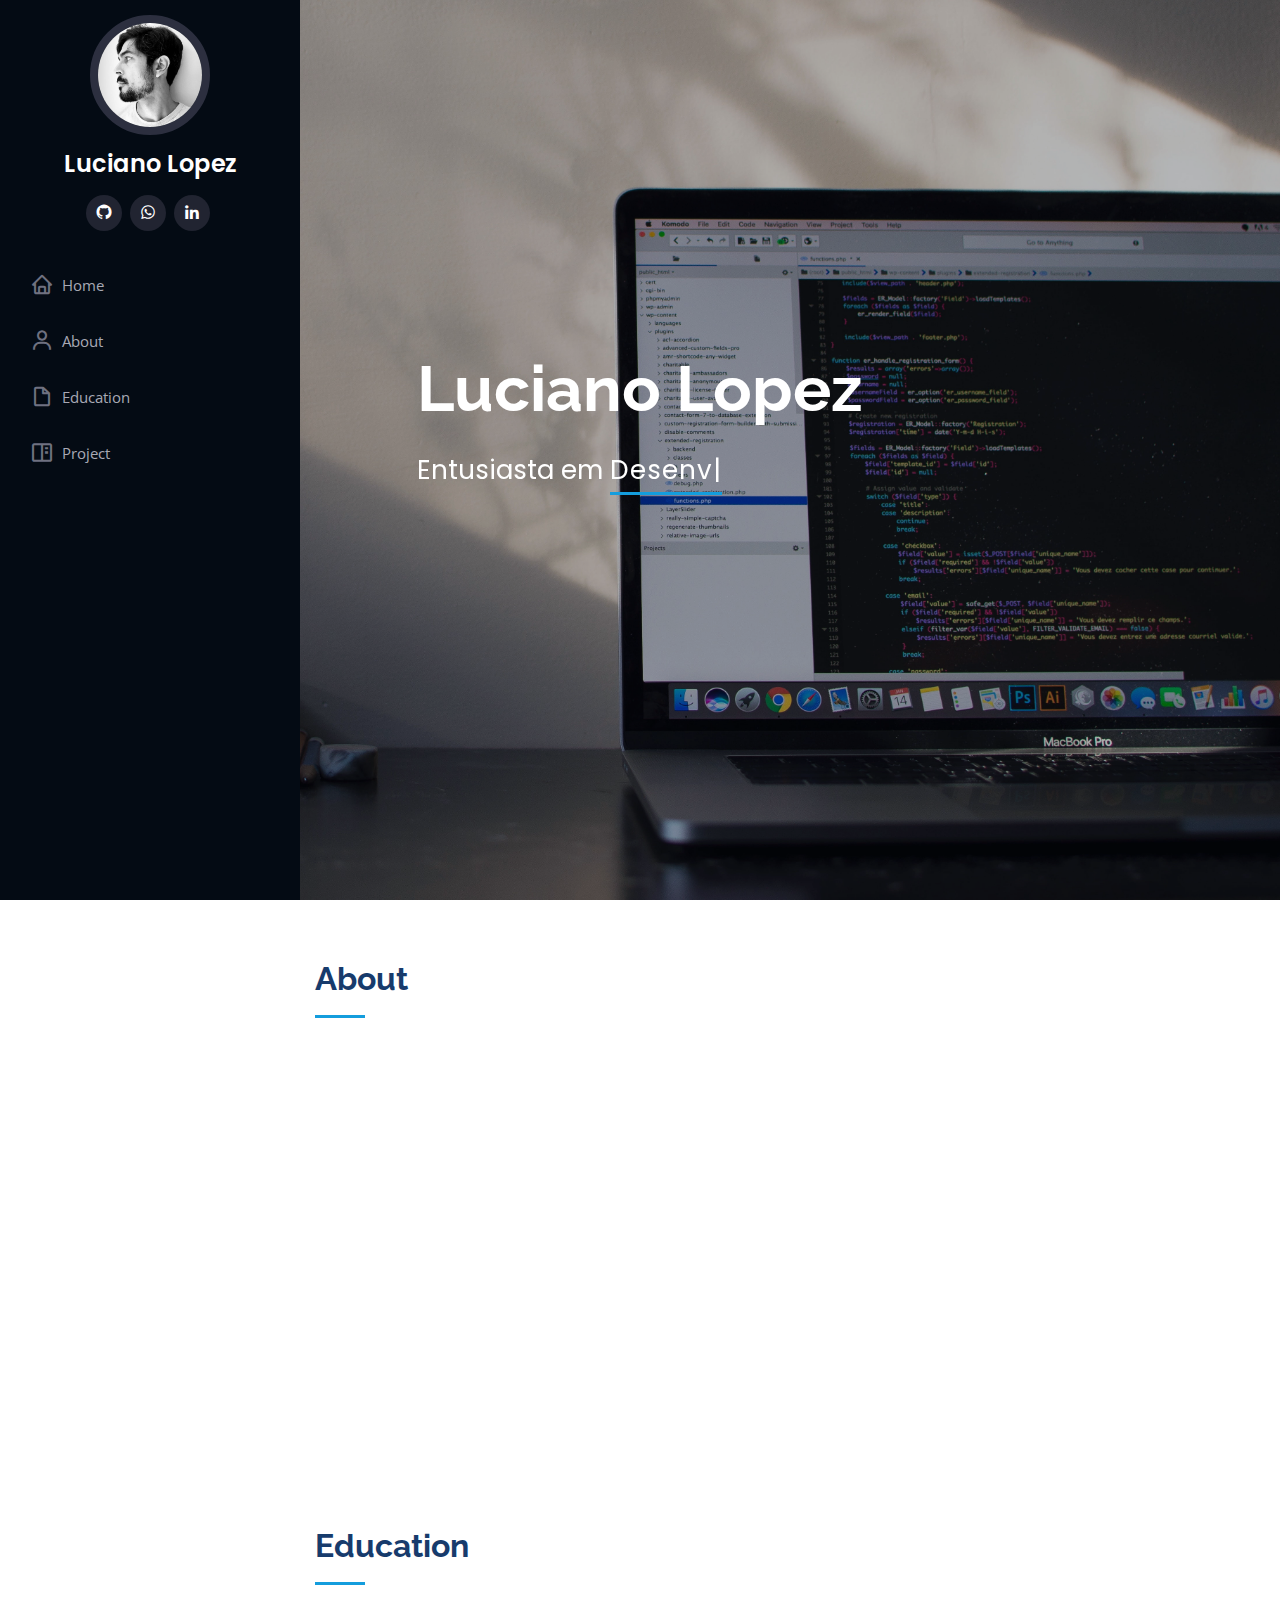
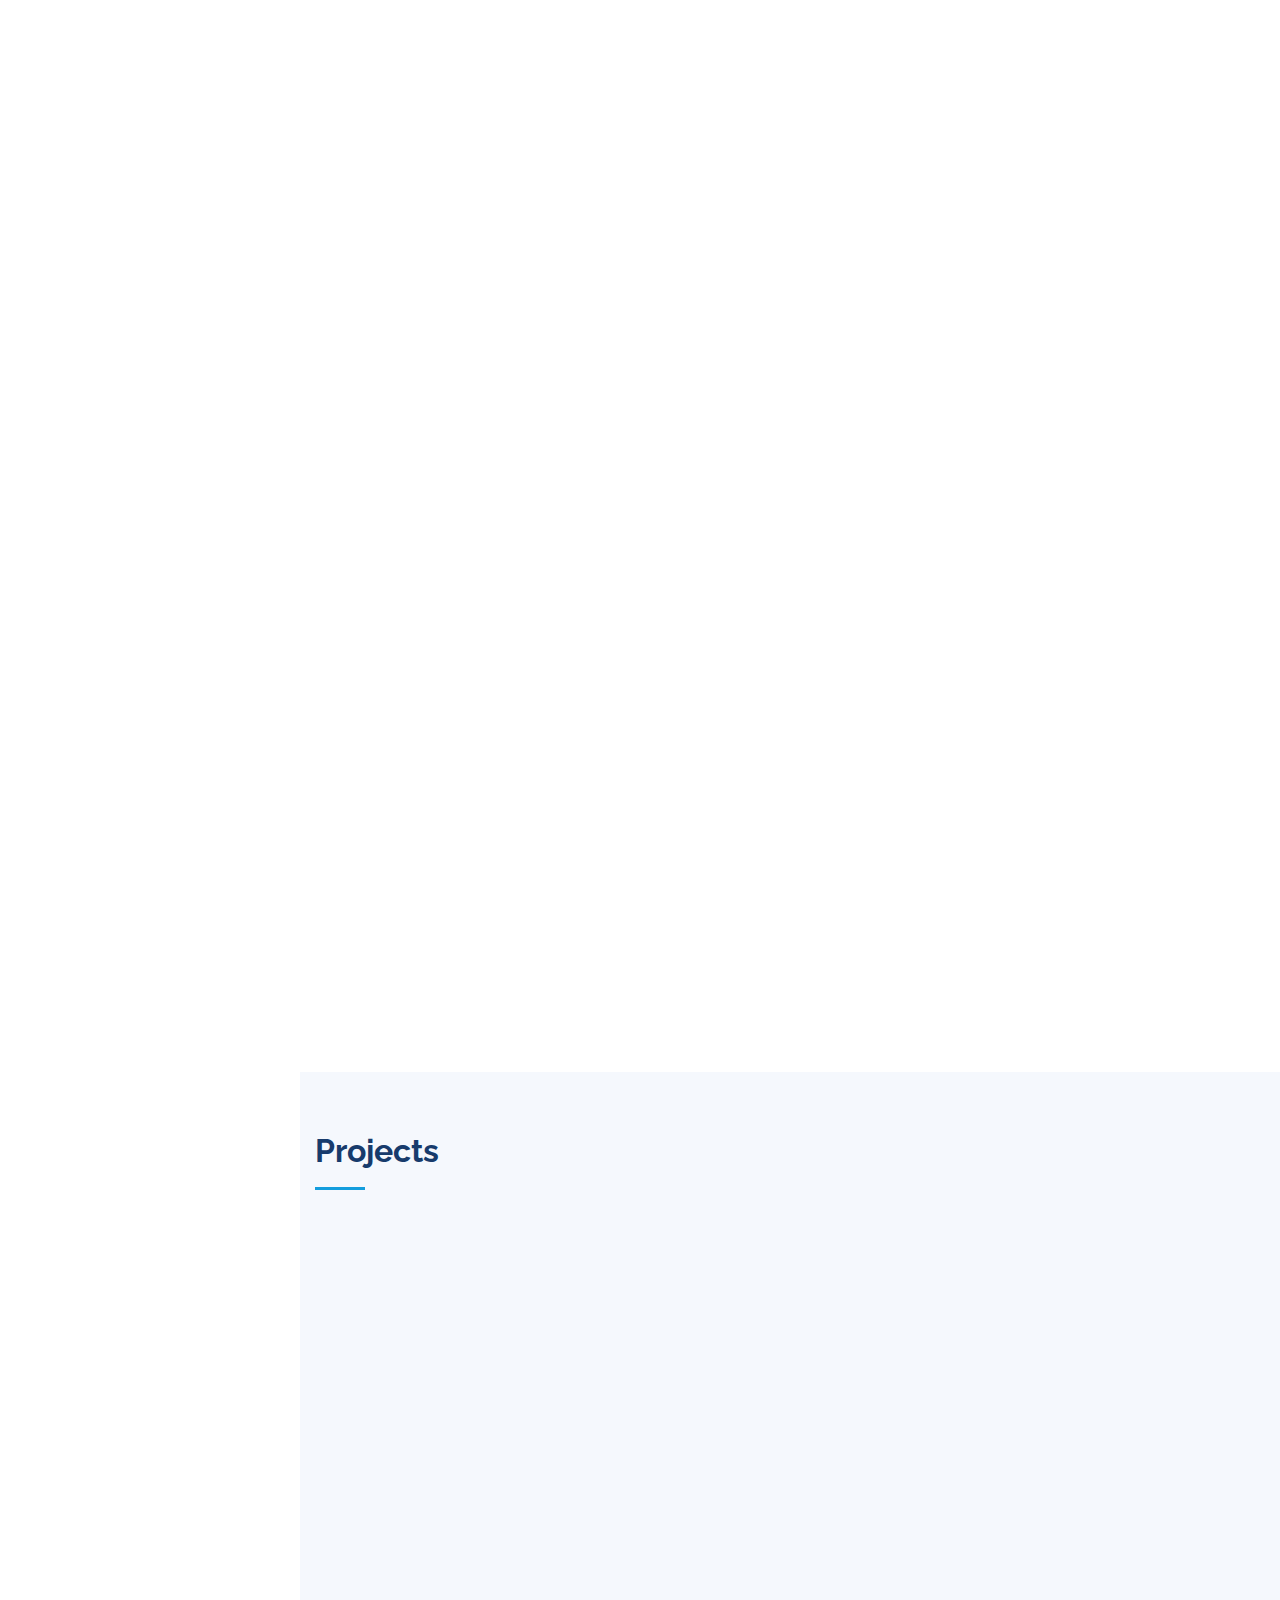
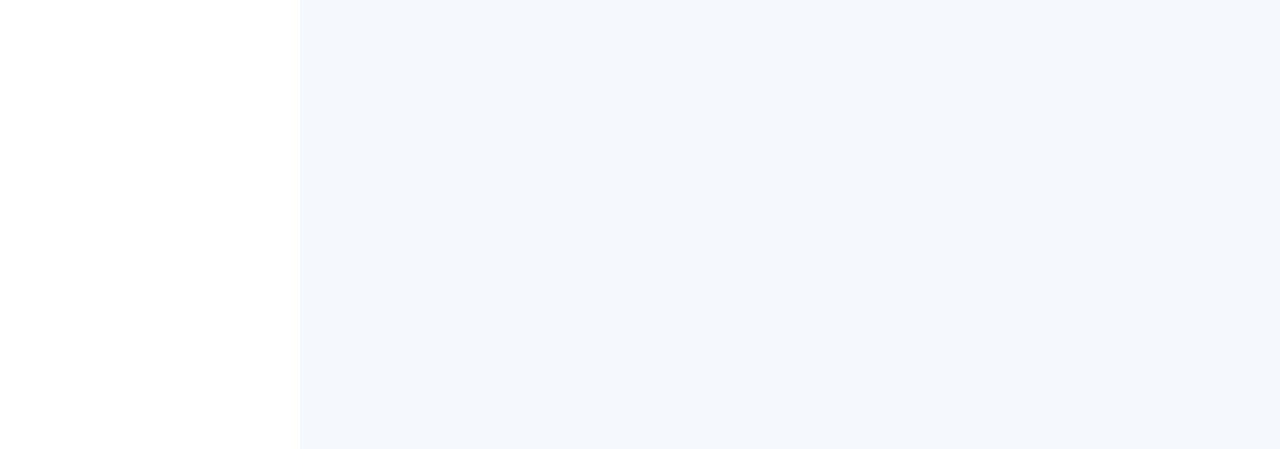
<file: index.html>
<!DOCTYPE html>
<html lang="en">

<head>
  <meta charset="utf-8">
  <meta content="width=device-width, initial-scale=1.0" name="viewport">

  <title>To infinity and beyond</title>
  <meta content="" name="description">
  <meta content="" name="keywords">

  <!-- Favicons -->
  <link href="assets/img/favicon.png" rel="icon">
  <link href="assets/img/apple-touch-icon.png" rel="apple-touch-icon">

  <!-- Google Fonts -->
  <link href="https://fonts.googleapis.com/css?family=Open+Sans:300,300i,400,400i,600,600i,700,700i|Raleway:300,300i,400,400i,500,500i,600,600i,700,700i|Poppins:300,300i,400,400i,500,500i,600,600i,700,700i" rel="stylesheet">

  <!-- Vendor CSS Files -->
  <link href="assets/vendor/bootstrap/css/bootstrap.min.css" rel="stylesheet">
  <link href="assets/vendor/icofont/icofont.min.css" rel="stylesheet">
  <link href="assets/vendor/boxicons/css/boxicons.min.css" rel="stylesheet">
  <link href="assets/vendor/venobox/venobox.css" rel="stylesheet">
  <link href="assets/vendor/owl.carousel/assets/owl.carousel.min.css" rel="stylesheet">
  <link href="assets/vendor/aos/aos.css" rel="stylesheet">

  <!-- Template Main CSS File -->
  <link href="assets/css/style.css" rel="stylesheet">

</head>
<body>

  <!-- ======= Mobile nav toggle button ======= -->
  <button type="button" class="mobile-nav-toggle d-xl-none"><i class="icofont-navigation-menu"></i></button>

  <!-- ======= Header ======= -->
  <header id="header">
    <div class="d-flex flex-column">

      <div class="profile">
        <img src="assets/img/profile-img.jpg" alt="" class="img-fluid rounded-circle">
        <h1 class="text-light"><a href="index.html">Luciano Lopez</a></h1>
        <div class="social-links mt-3 text-center">
          <a href="https://github.com/lucianolopez85" class="github"><i class="bx bxl-github"></i></a>          
          <a href="https://api.whatsapp.com/send?phone=5548984599951&text=Ol%C3%A1%2C%20Tudo%20bem%3F" class="whatsapp"><i class="bx bxl-whatsapp"></i></a>
          <a href="https://www.linkedin.com/in/luciano-lopez-230873177/" class="linkedin"><i class="bx bxl-linkedin"></i></a>
        </div>
      </div>

      <!-- .nav-menu -->      
      <nav class="nav-menu">
        <ul>
          <li><a href="#hero"><i class="bx bx-home"></i> <span>Home</span></a></li>
          <li><a href="#about"><i class="bx bx-user"></i> <span>About</span></a></li>
          <li><a href="#resume"><i class="bx bx-file-blank"></i> <span>Education</span></a></li>
          <li><a href="#portfolio"><i class="bx bx-book-content"></i> Project</a></li>
        </ul>
      </nav>
      <button type="button" class="mobile-nav-toggle d-xl-none"><i class="icofont-navigation-menu"></i></button>
    </div>
  </header>
  <!-- End Header -->

  <!-- ======= Hero Section ======= -->
  <section id="hero" class="d-flex flex-column justify-content-center align-items-center">
    <div class="hero-container" data-aos="fade-in">
      <h1>Luciano Lopez</h1>
      <br>
      <p>Entusiasta em <span class="typed" data-typed-items="Desenvolvimento Android"></span></p>      
      <p> </p>
    </div>
  </section>
  <!-- End Hero -->

  <main id="main">

    <!-- ======= About Section ======= -->
    <section id="about" class="about">
      <div class="container">
        <div class="section-title">
          <h2>About</h2>          
        </div>
        <div class="row">
          <div class="col-lg-4" data-aos="fade-right">
            <img src="assets/img/profile-img2.jpg" class="img-fluid" alt="">
          </div>
          <div class="col-lg-8 pt-4 pt-lg-0 content" data-aos="fade-left">
            <h3>Estudante e entusiasta de programação</h3>
            <p class="font-italic">
              Em busca de uma oportunidade para ingressar na área
            </p>
            <div class="row">
              <div class="col-lg-12">
                <ul>
                  <li><i class="icofont-rounded-right"></i> <strong>Endereço:</strong> Ingleses - Florianópolis</li>
                  <li><i class="icofont-rounded-right"></i> <strong>Cel:</strong> (48) 98459 9951</li>
                  <li><i class="icofont-rounded-right"></i> <strong>E-mail:</strong> lopezz.lucio85@gmail.com </li>
                </ul>
              </div>
            </div>
            <p>Profissional que atua no desenvolvimento de software utilizando linguagens Kotlin e Java. Sempre buscando novos conhecimentos e desafios, procura trabalhar em equipe, cooperando com todos e ajudando da melhor maneira possível, é proativo e se adapta bem em diferentes rotinas. </p>
          </div>
        </div>
      </div>
    </section>
    <!-- End About Section -->

    <!-- ======= Resume Section ======= -->
    <section id="resume" class="resume">
      <div class="container">
        <div class="section-title">
          <h2>Education</h2>        
        </div>
        <div class="row">
          <div class="col-lg-6" data-aos="fade-up">
            <h3 class="resume-title">Course</h3>
            <div class="resume-item">      
              <h4>Udemy</h4> 
              <p><em>Concluído</em></p>  
              <ul>
                <li>Desenvolvimento Android com Kotlin</li> 
                <li>Gestão Ágil com Scrum</li>                   
                <li>Python do básico ao avançado</li>
                <li>Web Design Completo HTML2, CSS3 e JS</li>
                <li>Programação Web com Python e Django</li>
                <li>Desenvolvimento web com Django</li>
                <li>Desenvolvimento web com Django, React e deploy AWS</li>
                <li>PostgreSQL do básico ao avançado</li>
                <li>Bootstrap 4</li>
                <li>Java programação orientada a objeto</li>
                <li>Git e Github</li>
                <li>C e C++ do básico ao avançado</li>
              </ul>            
            </div>
          </div>
          <div class="col-lg-6" data-aos="fade-up" data-aos-delay="100">
            <h3 class="resume-title">College</h3>
            <div class="resume-item pb-0">
              <h4>Faculdade Estácio de Sá</h4>
              <p><em>Cursando</em></p>
              <ul>
                <li>Inicio 2019.03 </li>
                <li>Conclusão 2022.11</li>
              </ul>
            </div>          
          </div>
          <div class="col-lg-6" data-aos="fade-up" data-aos-delay="100">
            <h3 class="resume-title">Course</h3>
            <div class="resume-item">
              <h4>Alura</h4>
              <p><em>Concluído</em></p>
              <ul>
                <li>Android parte 1 - 10h </li>
                <li>Layouts Android parte 1 - 15h</li>
                <li>Layouts Android parte 2 - 17h</li>
                <li>Recycler View parte 1 - 8h</li>
                <li>Kotlin parte 1 - 20h</li>
                <li>Kotlin parte 2 - 16h</li>
                <li>Firebase com Android - 8h</li>
                
              </ul>
            </div>          
          </div>
          <div class="col-lg-6" data-aos="fade-up" data-aos-delay="100">
            <h3 class="resume-title">Course</h3>
            <div class="resume-item pb-0">
              <h4>Digital Innovation One</h4>
              <p><em>Concluído</em></p>
              <ul>
                <li>Projetos ágeis com SCRUM - 2h </li>
                <li>Recursos nativos do Android - 10h</li>
                <li>Desenvolvimento integrado de aplicações Android - 6h</li>
                <li>Desenvolvimento integrado de dados com SQLite no Android - 7h</li>
                <li>Primeiro aplicativo Android - 6h</li>
                <li>Conceitos de Coleções, Arrays e Listas - 5h</li>
                <li>Fundamentos de Orientação a Objetos com Kotlin - 6h</li>
                
              </ul>
            </div>          
          </div>
        </div>
      </div>
    </section>
    <!-- End Resume Section -->

    <!-- ======= Portfolio Section ======= -->
    <section id="portfolio" class="portfolio section-bg">
      <div class="container">
        <div class="section-title">
          <h2>Projects</h2>    
        </div>
        <div class="row" data-aos="fade-up">
          <div class="col-lg-12 d-flex justify-content-center">
            <ul id="portfolio-flters">
              <li data-filter="*" class="filter-active">All</li>
              <li data-filter=".filter-app">App</li>
              <li data-filter=".filter-web">Web</li>
            </ul>
          </div>
        </div>
        <div class="row portfolio-container" data-aos="fade-up" data-aos-delay="100">
          <div class="col-lg-4 col-md-6 portfolio-item filter-web">
            <div class="portfolio-wrap">
              <img src="assets/img/portfolio/pag-01.png" class="img-fluid" alt="">
              <div class="portfolio-links">
                <a href="assets/img/portfolio/pag-01.png" data-gall="portfolioGallery" class="venobox" title="Web 1"><i class="bx bx-plus"></i></a>
                <a href="portfolio-details.html" title="More Details"><i class="bx bx-link"></i></a>
              </div>
            </div>
          </div>    
          <div class="col-lg-4 col-md-6 portfolio-item filter-app">
            <div class="portfolio-wrap">
              <img src="assets/img/portfolio/mobile3.jpeg" class="img-fluid" alt="">
              <div class="portfolio-links">
                <a href="assets/img/portfolio/mobile3.jpeg" data-gall="portfolioGallery" class="venobox" title="Web 3"><i class="bx bx-plus"></i></a>
                <a href="portfolio-details-mobile.html" title="More Details"><i class="bx bx-link"></i></a>
              </div>
            </div>
          </div>
          <div class="col-lg-4 col-md-6 portfolio-item filter-app">
            <div class="portfolio-wrap">
              <img src="assets/img/pousada.jpeg" class="img-fluid" alt="">
              <div class="portfolio-links">
                <a href="assets/img/pousada.jpeg" data-gall="portfolioGallery" class="venobox" title="Web 3"><i class="bx bx-plus"></i></a>
                <a href="portfolio-details-mobile-pousada.html" title="More Details"><i class="bx bx-link"></i></a>
              </div>
            </div>
          </div>
        </div>
      </div>
  </main>
  <!-- End #main -->

  <a href="#" class="back-to-top"><i class="icofont-simple-up"></i></a>

  <!-- Vendor JS Files -->
  <script src="assets/vendor/jquery/jquery.min.js"></script>
  <script src="assets/vendor/bootstrap/js/bootstrap.bundle.min.js"></script>
  <script src="assets/vendor/jquery.easing/jquery.easing.min.js"></script>
  <script src="assets/vendor/php-email-form/validate.js"></script>
  <script src="assets/vendor/waypoints/jquery.waypoints.min.js"></script>
  <script src="assets/vendor/counterup/counterup.min.js"></script>
  <script src="assets/vendor/isotope-layout/isotope.pkgd.min.js"></script>
  <script src="assets/vendor/venobox/venobox.min.js"></script>
  <script src="assets/vendor/owl.carousel/owl.carousel.min.js"></script>
  <script src="assets/vendor/typed.js/typed.min.js"></script>
  <script src="assets/vendor/aos/aos.js"></script>

  <!-- Template Main JS File -->
  <script src="assets/js/main.js"></script>
</body>
</html>
</file>
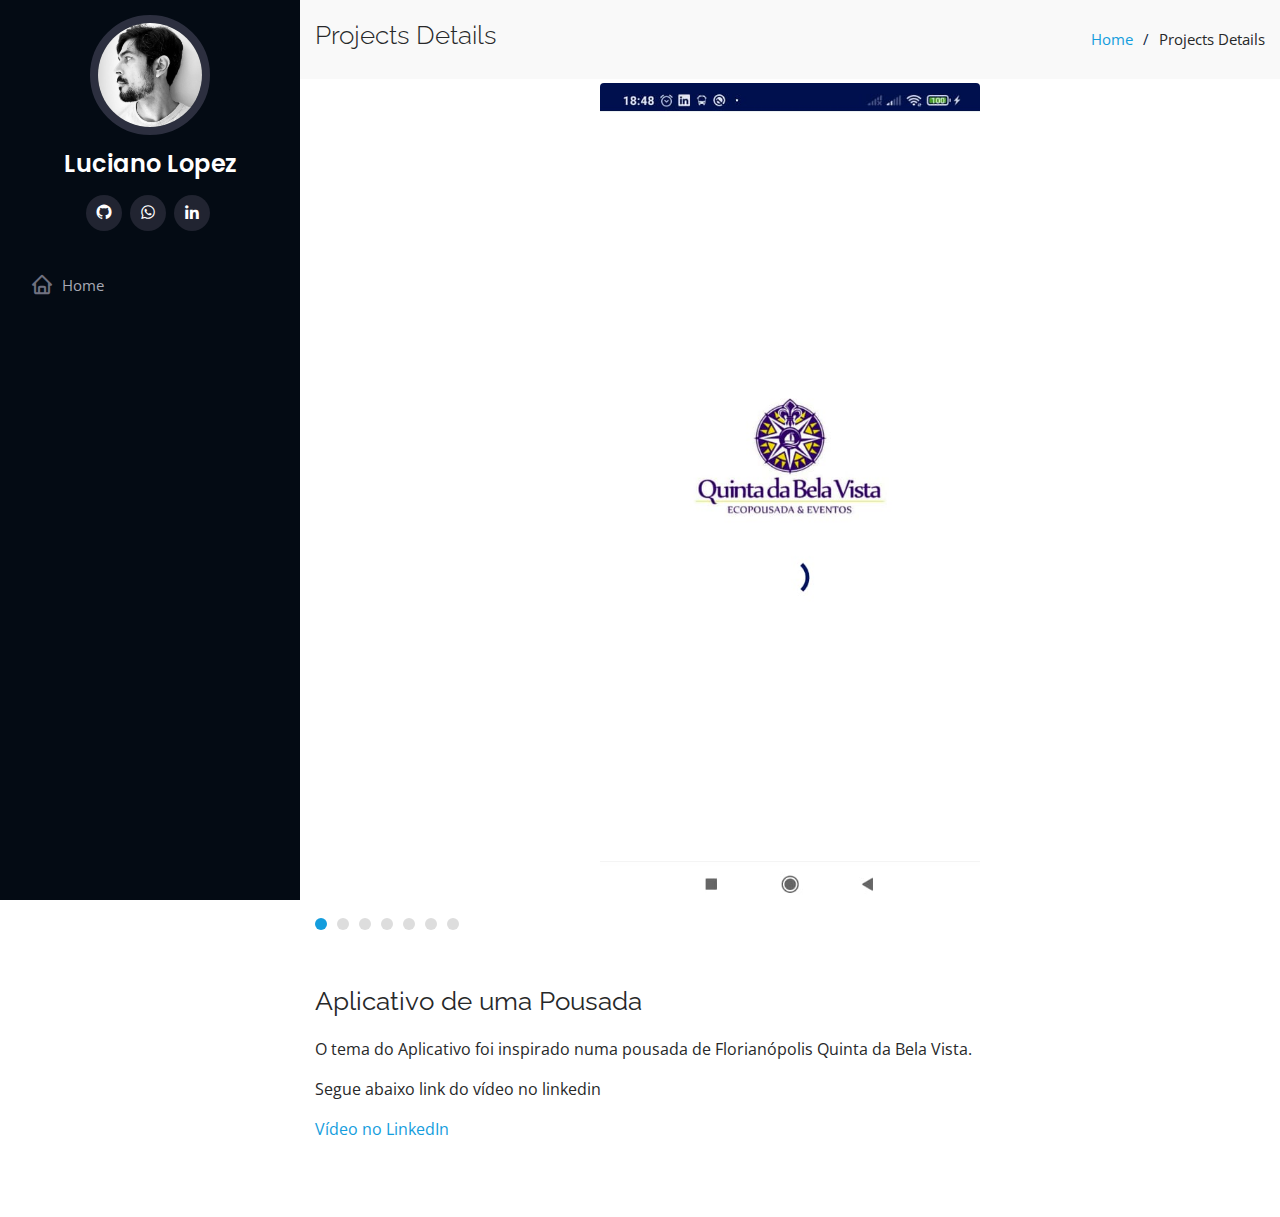
<file: portfolio-details-mobile-pousada.html>
<!DOCTYPE html>
<html lang="en">

<head>
  <meta charset="utf-8">
  <meta content="width=device-width, initial-scale=1.0" name="viewport">

  <title>Projects Details</title>
  <meta content="" name="description">
  <meta content="" name="keywords">

  <!-- Favicons -->
  <link href="assets/img/favicon.png" rel="icon">
  <link href="assets/img/apple-touch-icon.png" rel="apple-touch-icon">

  <!-- Google Fonts -->
  <link href="https://fonts.googleapis.com/css?family=Open+Sans:300,300i,400,400i,600,600i,700,700i|Raleway:300,300i,400,400i,500,500i,600,600i,700,700i|Poppins:300,300i,400,400i,500,500i,600,600i,700,700i" rel="stylesheet">

  <!-- Vendor CSS Files -->
  <link href="assets/vendor/bootstrap/css/bootstrap.min.css" rel="stylesheet">
  <link href="assets/vendor/icofont/icofont.min.css" rel="stylesheet">
  <link href="assets/vendor/boxicons/css/boxicons.min.css" rel="stylesheet">
  <link href="assets/vendor/venobox/venobox.css" rel="stylesheet">
  <link href="assets/vendor/owl.carousel/assets/owl.carousel.min.css" rel="stylesheet">
  <link href="assets/vendor/aos/aos.css" rel="stylesheet">

  <!-- Template Main CSS File -->
  <link href="assets/css/style.css" rel="stylesheet">
</head>
<body>

  <!-- ======= Mobile nav toggle button ======= -->
  <button type="button" class="mobile-nav-toggle d-xl-none"><i class="icofont-navigation-menu"></i></button>

  <!-- ======= Header ======= -->
  <header id="header">
    <div class="d-flex flex-column">
      <div class="profile">
        <img src="assets/img/profile-img.jpg" alt="" class="img-fluid rounded-circle">
        <h1 class="text-light"><a href="index.html">Luciano Lopez</a></h1>
        <div class="social-links mt-3 text-center">
          <a href="https://github.com/lucianolopez85" class="github"><i class="bx bxl-github"></i></a>          
          <a href="https://api.whatsapp.com/send?phone=5548984599951&text=Ol%C3%A1%2C%20Tudo%20bem%3F" class="whatsapp"><i class="bx bxl-whatsapp"></i></a>
          <a href="https://www.linkedin.com/in/luciano-lopez-230873177/" class="linkedin"><i class="bx bxl-linkedin"></i></a>
        </div>
      </div>
      <nav class="nav-menu">
        <li><a href="index.html"><i class="bx bx-home"></i> <span>Home</span></a></li>
      </ul>
      </nav><!-- .nav-menu -->
      <button type="button" class="mobile-nav-toggle d-xl-none"><i class="icofont-navigation-menu"></i></button>
    </div>
  </header>
  <!-- End Header -->
  <main id="main">

    <!-- ======= Breadcrumbs ======= -->
    <section id="breadcrumbs" class="breadcrumbs">
      <div class="container">
        <div class="d-flex justify-content-between align-items-center">
          <h2>Projects Details</h2>
          <ol>
            <li><a href="index.html">Home</a></li>
            <li>Projects Details</li>
          </ol>
        </div>
      </div>
    </section><!-- End Breadcrumbs -->

    <!-- ======= Portfolio Details Section ======= -->
    <section id="portfolio-details" class="portfolio-details">
      <div class="container">
        <div class="portfolio-details-container">
          <div class="owl-carousel portfolio-details-carousel">
            <img src="assets/img/portfolio/pousada_1.jpeg" class="rounded mx-auto d-block" style="width: 40%;" alt="">
            <img src="assets/img/portfolio/pousada_2.jpeg" class="rounded mx-auto d-block" style="width: 40%;" alt="">
            <img src="assets/img/portfolio/pousada_3.jpeg" class="rounded mx-auto d-block" style="width: 40%;" alt="">
            <img src="assets/img/portfolio/pousada_4.jpeg" class="rounded mx-auto d-block" style="width: 40%;" alt="">
            <img src="assets/img/portfolio/pousada_5.jpeg" class="rounded mx-auto d-block" style="width: 40%;" alt="">
            <img src="assets/img/portfolio/pousada_6.jpeg" class="rounded mx-auto d-block" style="width: 40%;" alt="">               
            <img src="assets/img/portfolio/pousada_7.jpeg" class="rounded mx-auto d-block" style="width: 40%;" alt="">               
          </div>
        </div>
        <div class="portfolio-description">
          <h2>Aplicativo de uma Pousada</h2>
          <p>O tema do Aplicativo foi inspirado numa pousada de Florianópolis Quinta da Bela Vista. </p>
          <p>Segue abaixo link do vídeo no linkedin</p>
          <a href="https://www.linkedin.com/feed/update/urn:li:activity:6795808757902270464/?commentUrn=urn%3Ali%3Acomment%3A(ugcPost%3A6795808683793125376%2C6795824303238586368)">Vídeo no LinkedIn</a>
            
          </p>
        </div>
      </div>
    </section>
    <!-- End Portfolio Details Section -->
  </main>
  <!-- End #main -->
  <a href="#" class="back-to-top"><i class="icofont-simple-up"></i></a>

  <!-- Vendor JS Files -->
  <script src="assets/vendor/jquery/jquery.min.js"></script>
  <script src="assets/vendor/bootstrap/js/bootstrap.bundle.min.js"></script>
  <script src="assets/vendor/jquery.easing/jquery.easing.min.js"></script>
  <script src="assets/vendor/php-email-form/validate.js"></script>
  <script src="assets/vendor/waypoints/jquery.waypoints.min.js"></script>
  <script src="assets/vendor/counterup/counterup.min.js"></script>
  <script src="assets/vendor/isotope-layout/isotope.pkgd.min.js"></script>
  <script src="assets/vendor/venobox/venobox.min.js"></script>
  <script src="assets/vendor/owl.carousel/owl.carousel.min.js"></script>
  <script src="assets/vendor/typed.js/typed.min.js"></script>
  <script src="assets/vendor/aos/aos.js"></script>

  <!-- Template Main JS File -->
  <script src="assets/js/main.js"></script>
</body>
</html>
</file>
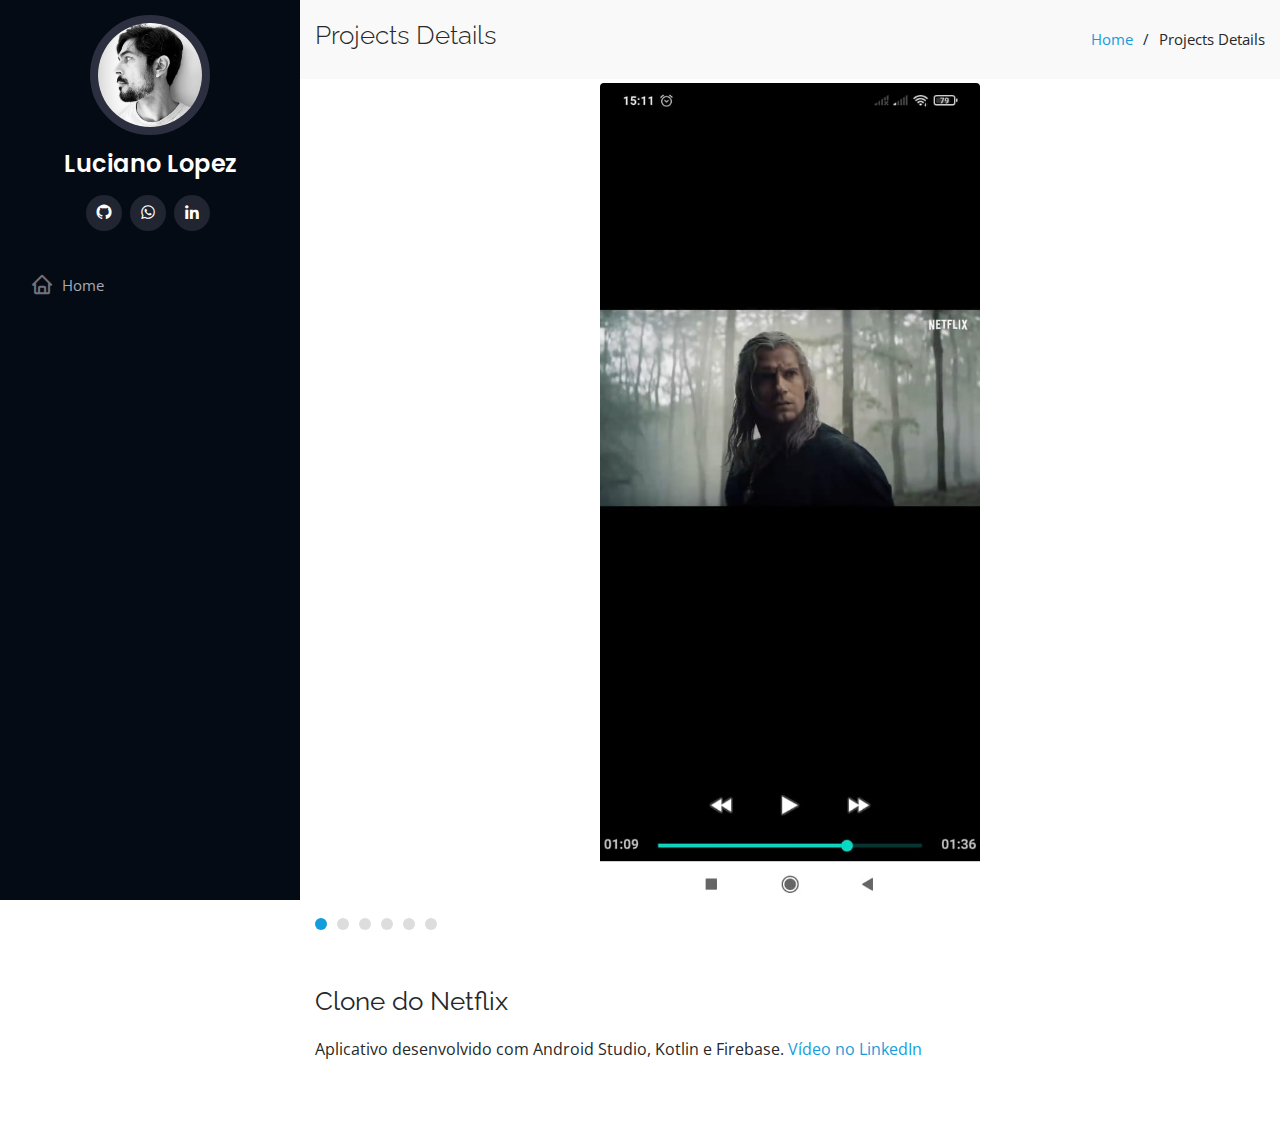
<file: portfolio-details-mobile.html>
<!DOCTYPE html>
<html lang="en">

<head>
  <meta charset="utf-8">
  <meta content="width=device-width, initial-scale=1.0" name="viewport">

  <title>Projects Details</title>
  <meta content="" name="description">
  <meta content="" name="keywords">

  <!-- Favicons -->
  <link href="assets/img/favicon.png" rel="icon">
  <link href="assets/img/apple-touch-icon.png" rel="apple-touch-icon">

  <!-- Google Fonts -->
  <link href="https://fonts.googleapis.com/css?family=Open+Sans:300,300i,400,400i,600,600i,700,700i|Raleway:300,300i,400,400i,500,500i,600,600i,700,700i|Poppins:300,300i,400,400i,500,500i,600,600i,700,700i" rel="stylesheet">

  <!-- Vendor CSS Files -->
  <link href="assets/vendor/bootstrap/css/bootstrap.min.css" rel="stylesheet">
  <link href="assets/vendor/icofont/icofont.min.css" rel="stylesheet">
  <link href="assets/vendor/boxicons/css/boxicons.min.css" rel="stylesheet">
  <link href="assets/vendor/venobox/venobox.css" rel="stylesheet">
  <link href="assets/vendor/owl.carousel/assets/owl.carousel.min.css" rel="stylesheet">
  <link href="assets/vendor/aos/aos.css" rel="stylesheet">

  <!-- Template Main CSS File -->
  <link href="assets/css/style.css" rel="stylesheet">
</head>
<body>

  <!-- ======= Mobile nav toggle button ======= -->
  <button type="button" class="mobile-nav-toggle d-xl-none"><i class="icofont-navigation-menu"></i></button>

  <!-- ======= Header ======= -->
  <header id="header">
    <div class="d-flex flex-column">
      <div class="profile">
        <img src="assets/img/profile-img.jpg" alt="" class="img-fluid rounded-circle">
        <h1 class="text-light"><a href="index.html">Luciano Lopez</a></h1>
        <div class="social-links mt-3 text-center">
          <a href="https://github.com/lucianolopez85" class="github"><i class="bx bxl-github"></i></a>          
          <a href="https://api.whatsapp.com/send?phone=5548984599951&text=Ol%C3%A1%2C%20Tudo%20bem%3F" class="whatsapp"><i class="bx bxl-whatsapp"></i></a>
          <a href="https://www.linkedin.com/in/luciano-lopez-230873177/" class="linkedin"><i class="bx bxl-linkedin"></i></a>
        </div>
      </div>
      <nav class="nav-menu">
        <li><a href="index.html"><i class="bx bx-home"></i> <span>Home</span></a></li>
      </ul>
      </nav><!-- .nav-menu -->
      <button type="button" class="mobile-nav-toggle d-xl-none"><i class="icofont-navigation-menu"></i></button>
    </div>
  </header>
  <!-- End Header -->
  <main id="main">

    <!-- ======= Breadcrumbs ======= -->
    <section id="breadcrumbs" class="breadcrumbs">
      <div class="container">
        <div class="d-flex justify-content-between align-items-center">
          <h2>Projects Details</h2>
          <ol>
            <li><a href="index.html">Home</a></li>
            <li>Projects Details</li>
          </ol>
        </div>
      </div>
    </section><!-- End Breadcrumbs -->

    <!-- ======= Portfolio Details Section ======= -->
    <section id="portfolio-details" class="portfolio-details">
      <div class="container">
        <div class="portfolio-details-container">
          <div class="owl-carousel portfolio-details-carousel">
            <img src="assets/img/portfolio/mobile1.jpeg" class="rounded mx-auto d-block" style="width: 40%;" alt="">
            <img src="assets/img/portfolio/mobile2.jpeg" class="rounded mx-auto d-block" style="width: 40%;" alt="">
            <img src="assets/img/portfolio/mobile3.jpeg" class="rounded mx-auto d-block" style="width: 40%;" alt="">
            <img src="assets/img/portfolio/mobile4.jpeg" class="rounded mx-auto d-block" style="width: 40%;" alt="">
            <img src="assets/img/portfolio/mobile5.jpeg" class="rounded mx-auto d-block" style="width: 40%;" alt="">
            <img src="assets/img/portfolio/mobile6.jpeg" class="rounded mx-auto d-block" style="width: 40%;" alt="">               
          </div>
        </div>
        <div class="portfolio-description">
          <h2>Clone do Netflix</h2>
          <p>Aplicativo desenvolvido com Android Studio, Kotlin e Firebase.
          <a href="https://www.linkedin.com/feed/update/urn:li:activity:6772891924031426561/">Vídeo no LinkedIn</a>
            
          </p>
        </div>
      </div>
    </section>
    <!-- End Portfolio Details Section -->
  </main>
  <!-- End #main -->
  <a href="#" class="back-to-top"><i class="icofont-simple-up"></i></a>

  <!-- Vendor JS Files -->
  <script src="assets/vendor/jquery/jquery.min.js"></script>
  <script src="assets/vendor/bootstrap/js/bootstrap.bundle.min.js"></script>
  <script src="assets/vendor/jquery.easing/jquery.easing.min.js"></script>
  <script src="assets/vendor/php-email-form/validate.js"></script>
  <script src="assets/vendor/waypoints/jquery.waypoints.min.js"></script>
  <script src="assets/vendor/counterup/counterup.min.js"></script>
  <script src="assets/vendor/isotope-layout/isotope.pkgd.min.js"></script>
  <script src="assets/vendor/venobox/venobox.min.js"></script>
  <script src="assets/vendor/owl.carousel/owl.carousel.min.js"></script>
  <script src="assets/vendor/typed.js/typed.min.js"></script>
  <script src="assets/vendor/aos/aos.js"></script>

  <!-- Template Main JS File -->
  <script src="assets/js/main.js"></script>
</body>
</html>
</file>
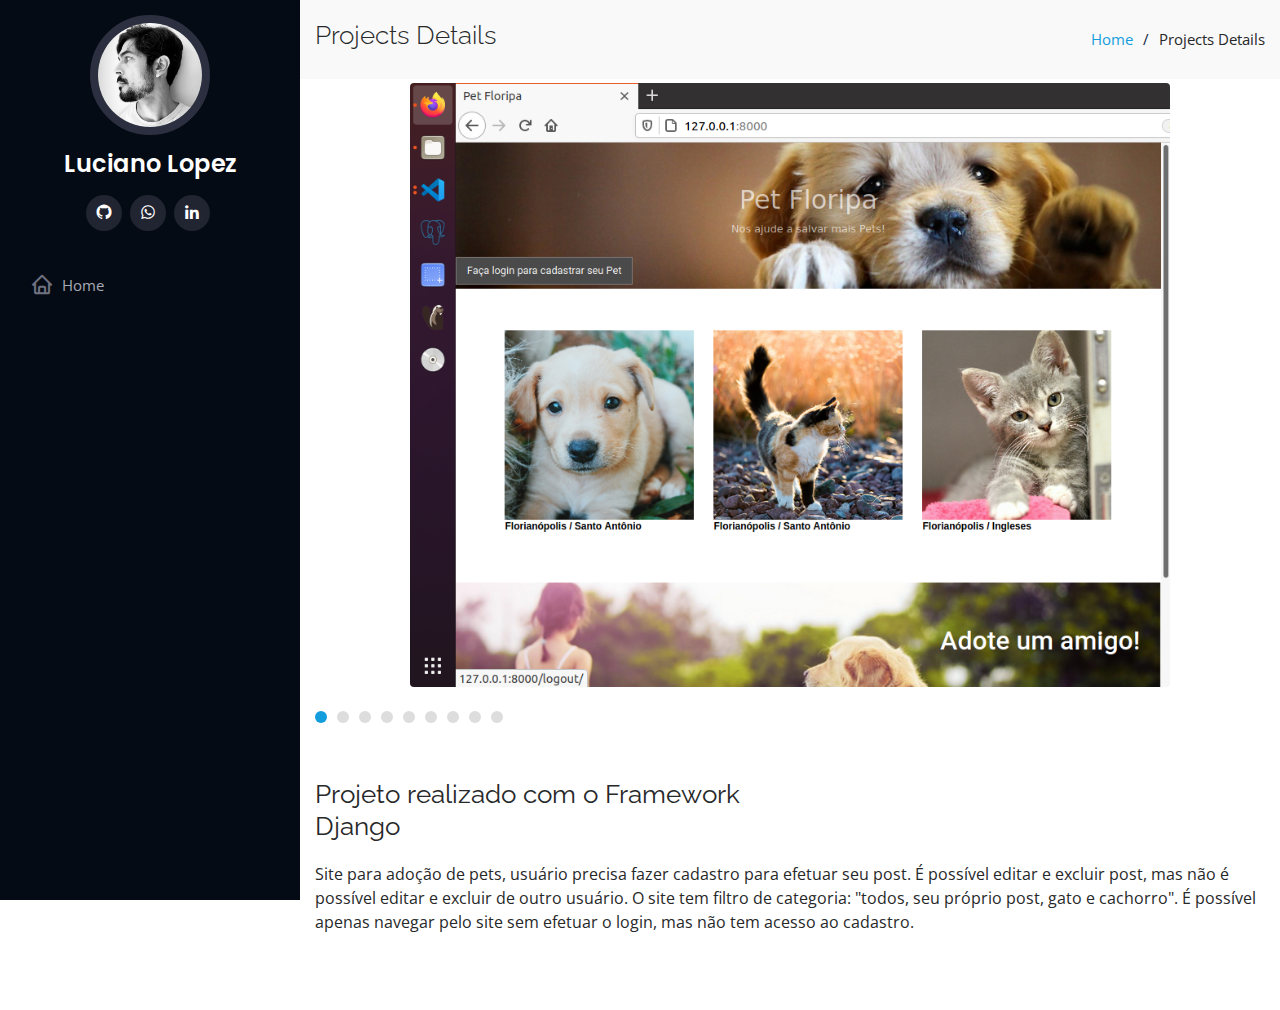
<file: portfolio-details.html>
<!DOCTYPE html>
<html lang="en">

<head>
  <meta charset="utf-8">
  <meta content="width=device-width, initial-scale=1.0" name="viewport">

  <title>Projects Details</title>
  <meta content="" name="description">
  <meta content="" name="keywords">

  <!-- Favicons -->
  <link href="assets/img/favicon.png" rel="icon">
  <link href="assets/img/apple-touch-icon.png" rel="apple-touch-icon">

  <!-- Google Fonts -->
  <link href="https://fonts.googleapis.com/css?family=Open+Sans:300,300i,400,400i,600,600i,700,700i|Raleway:300,300i,400,400i,500,500i,600,600i,700,700i|Poppins:300,300i,400,400i,500,500i,600,600i,700,700i" rel="stylesheet">

  <!-- Vendor CSS Files -->
  <link href="assets/vendor/bootstrap/css/bootstrap.min.css" rel="stylesheet">
  <link href="assets/vendor/icofont/icofont.min.css" rel="stylesheet">
  <link href="assets/vendor/boxicons/css/boxicons.min.css" rel="stylesheet">
  <link href="assets/vendor/venobox/venobox.css" rel="stylesheet">
  <link href="assets/vendor/owl.carousel/assets/owl.carousel.min.css" rel="stylesheet">
  <link href="assets/vendor/aos/aos.css" rel="stylesheet">

  <!-- Template Main CSS File -->
  <link href="assets/css/style.css" rel="stylesheet">
</head>
<body>

  <!-- ======= Mobile nav toggle button ======= -->
  <button type="button" class="mobile-nav-toggle d-xl-none"><i class="icofont-navigation-menu"></i></button>

  <!-- ======= Header ======= -->
  <header id="header">
    <div class="d-flex flex-column">
      <div class="profile">
        <img src="assets/img/profile-img.jpg" alt="" class="img-fluid rounded-circle">
        <h1 class="text-light"><a href="index.html">Luciano Lopez</a></h1>
        <div class="social-links mt-3 text-center">
          <a href="https://github.com/lucianolopez85" class="github"><i class="bx bxl-github"></i></a>          
          <a href="https://api.whatsapp.com/send?phone=5548984599951&text=Ol%C3%A1%2C%20Tudo%20bem%3F" class="whatsapp"><i class="bx bxl-whatsapp"></i></a>
          <a href="https://www.linkedin.com/in/luciano-lopez-230873177/" class="linkedin"><i class="bx bxl-linkedin"></i></a>
        </div>
      </div>
      <nav class="nav-menu">
        <li><a href="index.html"><i class="bx bx-home"></i> <span>Home</span></a></li>
      </ul>
      </nav><!-- .nav-menu -->
      <button type="button" class="mobile-nav-toggle d-xl-none"><i class="icofont-navigation-menu"></i></button>
    </div>
  </header>
  <!-- End Header -->
  <main id="main">

    <!-- ======= Breadcrumbs ======= -->
    <section id="breadcrumbs" class="breadcrumbs">
      <div class="container">
        <div class="d-flex justify-content-between align-items-center">
          <h2>Projects Details</h2>
          <ol>
            <li><a href="index.html">Home</a></li>
            <li>Projects Details</li>
          </ol>
        </div>
      </div>
    </section><!-- End Breadcrumbs -->

    <!-- ======= Portfolio Details Section ======= -->
    <section id="portfolio-details" class="portfolio-details">
      <div class="container">
        <div class="portfolio-details-container">
          <div class="owl-carousel portfolio-details-carousel">
            <img src="assets/img/portfolio/pag-01.png" class="rounded mx-auto d-block" style="width: 80%;" alt="">  
            <img src="assets/img/portfolio/pag-02.JPG" class="rounded mx-auto d-block" style="width: 80%;" alt="">  
            <img src="assets/img/portfolio/pag-03.JPG" class="rounded mx-auto d-block" style="width: 80%;" alt="">  
            <img src="assets/img/portfolio/pag-04.JPG" class="rounded mx-auto d-block" style="width: 80%;" alt="">  
            <img src="assets/img/portfolio/pag-07.png" class="rounded mx-auto d-block" style="width: 80%;" alt="">  
            <img src="assets/img/portfolio/pag-09.png" class="rounded mx-auto d-block" style="width: 80%;" alt="">  
            <img src="assets/img/portfolio/pag-05.JPG" class="rounded mx-auto d-block" style="width: 80%;" alt="">  
            <img src="assets/img/portfolio/pag-06.JPG" class="rounded mx-auto d-block" style="width: 80%;" alt="">            
            <img src="assets/img/portfolio/pag-10.png" class="rounded mx-auto d-block" style="width: 80%;" alt="">                 
          </div>
        </div>
        <div class="portfolio-description">
          <h2>Projeto realizado com o Framework Django</h2>
          <p>
            Site para adoção de pets, usuário precisa fazer cadastro para efetuar seu post. É possível editar e excluir post, mas não é possível editar e excluir de outro usuário. O site tem filtro de categoria: "todos, seu próprio post, gato e cachorro". É possível apenas navegar pelo site sem efetuar o login, mas não tem acesso ao cadastro.
          </p>
        </div>
      </div>
    </section>
    <!-- End Portfolio Details Section -->
  </main>
  <!-- End #main -->
  <a href="#" class="back-to-top"><i class="icofont-simple-up"></i></a>

  <!-- Vendor JS Files -->
  <script src="assets/vendor/jquery/jquery.min.js"></script>
  <script src="assets/vendor/bootstrap/js/bootstrap.bundle.min.js"></script>
  <script src="assets/vendor/jquery.easing/jquery.easing.min.js"></script>
  <script src="assets/vendor/php-email-form/validate.js"></script>
  <script src="assets/vendor/waypoints/jquery.waypoints.min.js"></script>
  <script src="assets/vendor/counterup/counterup.min.js"></script>
  <script src="assets/vendor/isotope-layout/isotope.pkgd.min.js"></script>
  <script src="assets/vendor/venobox/venobox.min.js"></script>
  <script src="assets/vendor/owl.carousel/owl.carousel.min.js"></script>
  <script src="assets/vendor/typed.js/typed.min.js"></script>
  <script src="assets/vendor/aos/aos.js"></script>

  <!-- Template Main JS File -->
  <script src="assets/js/main.js"></script>
</body>
</html>
</file>
<file: assets/vendor/venobox/venobox.css>
/* ------ venobox.css --------*/
.vbox-overlay *, .vbox-overlay *:before, .vbox-overlay *:after{
    -webkit-backface-visibility: hidden;
    -webkit-box-sizing:border-box;
    -moz-box-sizing:border-box;
    box-sizing:border-box;
}
.vbox-overlay * { 
    -webkit-backface-visibility: visible;
    backface-visibility: visible;
}
.vbox-overlay{
    display: -webkit-flex;
    display: flex;
    -webkit-flex-direction: column;
    flex-direction: column;
    -webkit-justify-content: center;
    justify-content: center;
    -webkit-align-items: center;
    align-items: center;
    position: fixed;
    left: 0;
    top: 0;
    bottom: 0;
    right: 0;
    z-index: 999999;
}

/* ----- navigation ----- */
.vbox-title{
    width: 100%;
    height: 40px;
    float: left;
    text-align: center;
    line-height: 28px;
    font-size: 12px;
    padding: 6px 50px;
    overflow: hidden;
    position: fixed;
    display: none;
    left: 0;
    z-index: 89;
}
.vbox-close{
    cursor: pointer;
    position: fixed;
    top: -1px;
    right: 0;
    width: 50px;
    height: 40px;
    padding: 6px;
    display: block;
    background-position:10px center;
    overflow: hidden;
    font-size: 24px;
    line-height: 1;
    text-align: center;
    z-index: 99;
}
.vbox-left{
    cursor: pointer;
    position: fixed;
    left: 0;
    height: 40px;
    overflow: hidden;
    line-height: 28px;
    font-size: 12px;
    z-index: 99;
    display: flex;
    align-items:center;
}
.vbox-num{
    display: inline-block;
    margin: 6px 0 6px 15px;
}
/* ----- Social share ----- */
.vbox-share{
    line-height: 28px;
    font-size: 12px;
    overflow: hidden;
    position: fixed;
    left: 0;
    z-index: 98;
    display: flex;
    align-items:center;
    justify-content: center;
    width: 100%;
    text-align: center;
}
.vbox-share svg{
    max-height: 28px;
    width: 28px;
    z-index: 10;
    margin-left: 12px;
    margin-top: 6px;
    margin-bottom: 6px;
    vertical-align: middle;
}


/* ----- navigation ARROWS ----- */
.vbox-next, .vbox-prev{
    position: fixed;
    top: 50%;
    margin-top: -15px;
    overflow: hidden;
    cursor: pointer;
    display: block;
    width: 45px;
    height: 45px;
    z-index: 99;
}
.vbox-next span, .vbox-prev span{
    position: relative;
    width: 20px;
    height: 20px;
    border: 2px solid transparent;
    border-top-color: #B6B6B6;
    border-right-color: #B6B6B6;
    text-indent: -100px;
    position: absolute;
    top: 8px;
    display: block;
}
.vbox-prev{
    left: 15px;
}
.vbox-next{
    right: 15px;
}
.vbox-prev span{
    left: 10px;
    -ms-transform: rotate(-135deg);
    -webkit-transform: rotate(-135deg);
    transform: rotate(-135deg);
}
.vbox-next span{
    -ms-transform: rotate(45deg);
    -webkit-transform: rotate(45deg);
    transform: rotate(45deg);
    right: 10px;
}
/* ------- inline window ------ */
.vbox-inline{
    width: 420px;
    height: 315px;
    height: 70vh;
    padding: 10px;
    background: #fff;
    margin: 0 auto;
    overflow: auto;
    text-align: left;
}
/* ------- Video & iFrames window ------ */
.venoframe{
    max-width: 100%;
    width: 100%;
    border: none;
    width: 100%;
    height: 260px;
    height: 70vh;
}
.venoframe.vbvid{
    height: 260px;
}
@media (min-width: 768px) {
    .venoframe, .vbox-inline{
        width: 90%;
        height: 360px;
        height: 70vh;
    }
    .venoframe.vbvid{
        width: 640px;
        height: 360px;
    }
}
@media (min-width: 992px) {
    .venoframe, .vbox-inline{
        max-width: 1200px;
        width: 80%;
        height: 540px;
        height: 70vh;
    }
    .venoframe.vbvid{
        width: 960px;
        height: 540px;
    }
}
/* 
Please do NOT edit this part! 
or at least read this note: http://i.imgur.com/7C0ws9e.gif
*/
.vbox-open{
    overflow: hidden;
}
.vbox-container{
    position: absolute;
    left: 0;
    right: 0;
    top: 0;
    bottom: 0;
    overflow-x: hidden;
    overflow-y: scroll;
    overflow-scrolling: touch;
    -webkit-overflow-scrolling: touch;
    z-index: 20;
    max-height: 100%;

}

.vbox-content{
    text-align: center;
    float: left;
    width: 100%;
    position: relative;
    overflow: hidden;
    padding: 20px 4%;
}
.vbox-container img{
    max-width: 100%;
    height: auto;
}
.vbox-figlio{
    box-shadow: 0 0 12px rgba(0,0,0,0.19), 0 6px 6px rgba(0,0,0,0.23);
    max-width: 100%;
    text-align: initial;
}
img.vbox-figlio{
    -webkit-user-select: none;
-khtml-user-select: none;
-moz-user-select: none;
-o-user-select: none;
user-select: none;
}
.vbox-content.swipe-left{
    margin-left: -200px !important;
}
.vbox-content.swipe-right{
    margin-left: 200px !important;
}
.vbox-animated{
    webkit-transition: margin 300ms ease-out;
    transition: margin 300ms ease-out;
}

/* ---------- preloader ----------
 * SPINKIT 
 * http://tobiasahlin.com/spinkit/
-------------------------------- */
.sk-double-bounce,.sk-rotating-plane{width:40px;height:40px;margin:40px auto}.sk-rotating-plane{background-color:#333;-webkit-animation:sk-rotatePlane 1.2s infinite ease-in-out;animation:sk-rotatePlane 1.2s infinite ease-in-out}@-webkit-keyframes sk-rotatePlane{0%{-webkit-transform:perspective(120px) rotateX(0) rotateY(0);transform:perspective(120px) rotateX(0) rotateY(0)}50%{-webkit-transform:perspective(120px) rotateX(-180.1deg) rotateY(0);transform:perspective(120px) rotateX(-180.1deg) rotateY(0)}100%{-webkit-transform:perspective(120px) rotateX(-180deg) rotateY(-179.9deg);transform:perspective(120px) rotateX(-180deg) rotateY(-179.9deg)}}@keyframes sk-rotatePlane{0%{-webkit-transform:perspective(120px) rotateX(0) rotateY(0);transform:perspective(120px) rotateX(0) rotateY(0)}50%{-webkit-transform:perspective(120px) rotateX(-180.1deg) rotateY(0);transform:perspective(120px) rotateX(-180.1deg) rotateY(0)}100%{-webkit-transform:perspective(120px) rotateX(-180deg) rotateY(-179.9deg);transform:perspective(120px) rotateX(-180deg) rotateY(-179.9deg)}}.sk-double-bounce{position:relative}.sk-double-bounce .sk-child{width:100%;height:100%;border-radius:50%;background-color:#333;opacity:.6;position:absolute;top:0;left:0;-webkit-animation:sk-doubleBounce 2s infinite ease-in-out;animation:sk-doubleBounce 2s infinite ease-in-out}.sk-chasing-dots .sk-child,.sk-spinner-pulse,.sk-three-bounce .sk-child{background-color:#333;border-radius:100%}.sk-double-bounce .sk-double-bounce2{-webkit-animation-delay:-1s;animation-delay:-1s}@-webkit-keyframes sk-doubleBounce{0%,100%{-webkit-transform:scale(0);transform:scale(0)}50%{-webkit-transform:scale(1);transform:scale(1)}}@keyframes sk-doubleBounce{0%,100%{-webkit-transform:scale(0);transform:scale(0)}50%{-webkit-transform:scale(1);transform:scale(1)}}.sk-wave{margin:40px auto;width:50px;height:40px;text-align:center;font-size:10px}.sk-wave .sk-rect{background-color:#333;height:100%;width:6px;display:inline-block;-webkit-animation:sk-waveStretchDelay 1.2s infinite ease-in-out;animation:sk-waveStretchDelay 1.2s infinite ease-in-out}.sk-wave .sk-rect1{-webkit-animation-delay:-1.2s;animation-delay:-1.2s}.sk-wave .sk-rect2{-webkit-animation-delay:-1.1s;animation-delay:-1.1s}.sk-wave .sk-rect3{-webkit-animation-delay:-1s;animation-delay:-1s}.sk-wave .sk-rect4{-webkit-animation-delay:-.9s;animation-delay:-.9s}.sk-wave .sk-rect5{-webkit-animation-delay:-.8s;animation-delay:-.8s}@-webkit-keyframes sk-waveStretchDelay{0%,100%,40%{-webkit-transform:scaleY(.4);transform:scaleY(.4)}20%{-webkit-transform:scaleY(1);transform:scaleY(1)}}@keyframes sk-waveStretchDelay{0%,100%,40%{-webkit-transform:scaleY(.4);transform:scaleY(.4)}20%{-webkit-transform:scaleY(1);transform:scaleY(1)}}.sk-wandering-cubes{margin:40px auto;width:40px;height:40px;position:relative}.sk-wandering-cubes .sk-cube{background-color:#333;width:10px;height:10px;position:absolute;top:0;left:0;-webkit-animation:sk-wanderingCube 1.8s ease-in-out -1.8s infinite both;animation:sk-wanderingCube 1.8s ease-in-out -1.8s infinite both}.sk-chasing-dots,.sk-spinner-pulse{width:40px;height:40px;margin:40px auto}.sk-wandering-cubes .sk-cube2{-webkit-animation-delay:-.9s;animation-delay:-.9s}@-webkit-keyframes sk-wanderingCube{0%{-webkit-transform:rotate(0);transform:rotate(0)}25%{-webkit-transform:translateX(30px) rotate(-90deg) scale(.5);transform:translateX(30px) rotate(-90deg) scale(.5)}50%{-webkit-transform:translateX(30px) translateY(30px) rotate(-179deg);transform:translateX(30px) translateY(30px) rotate(-179deg)}50.1%{-webkit-transform:translateX(30px) translateY(30px) rotate(-180deg);transform:translateX(30px) translateY(30px) rotate(-180deg)}75%{-webkit-transform:translateX(0) translateY(30px) rotate(-270deg) scale(.5);transform:translateX(0) translateY(30px) rotate(-270deg) scale(.5)}100%{-webkit-transform:rotate(-360deg);transform:rotate(-360deg)}}@keyframes sk-wanderingCube{0%{-webkit-transform:rotate(0);transform:rotate(0)}25%{-webkit-transform:translateX(30px) rotate(-90deg) scale(.5);transform:translateX(30px) rotate(-90deg) scale(.5)}50%{-webkit-transform:translateX(30px) translateY(30px) rotate(-179deg);transform:translateX(30px) translateY(30px) rotate(-179deg)}50.1%{-webkit-transform:translateX(30px) translateY(30px) rotate(-180deg);transform:translateX(30px) translateY(30px) rotate(-180deg)}75%{-webkit-transform:translateX(0) translateY(30px) rotate(-270deg) scale(.5);transform:translateX(0) translateY(30px) rotate(-270deg) scale(.5)}100%{-webkit-transform:rotate(-360deg);transform:rotate(-360deg)}}.sk-spinner-pulse{-webkit-animation:sk-pulseScaleOut 1s infinite ease-in-out;animation:sk-pulseScaleOut 1s infinite ease-in-out}@-webkit-keyframes sk-pulseScaleOut{0%{-webkit-transform:scale(0);transform:scale(0)}100%{-webkit-transform:scale(1);transform:scale(1);opacity:0}}@keyframes sk-pulseScaleOut{0%{-webkit-transform:scale(0);transform:scale(0)}100%{-webkit-transform:scale(1);transform:scale(1);opacity:0}}.sk-chasing-dots{position:relative;text-align:center;-webkit-animation:sk-chasingDotsRotate 2s infinite linear;animation:sk-chasingDotsRotate 2s infinite linear}.sk-chasing-dots .sk-child{width:60%;height:60%;display:inline-block;position:absolute;top:0;-webkit-animation:sk-chasingDotsBounce 2s infinite ease-in-out;animation:sk-chasingDotsBounce 2s infinite ease-in-out}.sk-chasing-dots .sk-dot2{top:auto;bottom:0;-webkit-animation-delay:-1s;animation-delay:-1s}@-webkit-keyframes sk-chasingDotsRotate{100%{-webkit-transform:rotate(360deg);transform:rotate(360deg)}}@keyframes sk-chasingDotsRotate{100%{-webkit-transform:rotate(360deg);transform:rotate(360deg)}}@-webkit-keyframes sk-chasingDotsBounce{0%,100%{-webkit-transform:scale(0);transform:scale(0)}50%{-webkit-transform:scale(1);transform:scale(1)}}@keyframes sk-chasingDotsBounce{0%,100%{-webkit-transform:scale(0);transform:scale(0)}50%{-webkit-transform:scale(1);transform:scale(1)}}.sk-three-bounce{margin:40px auto;width:80px;text-align:center}.sk-three-bounce .sk-child{width:20px;height:20px;display:inline-block;-webkit-animation:sk-three-bounce 1.4s ease-in-out 0s infinite both;animation:sk-three-bounce 1.4s ease-in-out 0s infinite both}.sk-circle .sk-child:before,.sk-fading-circle .sk-circle:before{display:block;border-radius:100%;content:'';background-color:#333}.sk-three-bounce .sk-bounce1{-webkit-animation-delay:-.32s;animation-delay:-.32s}.sk-three-bounce .sk-bounce2{-webkit-animation-delay:-.16s;animation-delay:-.16s}@-webkit-keyframes sk-three-bounce{0%,100%,80%{-webkit-transform:scale(0);transform:scale(0)}40%{-webkit-transform:scale(1);transform:scale(1)}}@keyframes sk-three-bounce{0%,100%,80%{-webkit-transform:scale(0);transform:scale(0)}40%{-webkit-transform:scale(1);transform:scale(1)}}.sk-circle{margin:40px auto;width:40px;height:40px;position:relative}.sk-circle .sk-child{width:100%;height:100%;position:absolute;left:0;top:0}.sk-circle .sk-child:before{margin:0 auto;width:15%;height:15%;-webkit-animation:sk-circleBounceDelay 1.2s infinite ease-in-out both;animation:sk-circleBounceDelay 1.2s infinite ease-in-out both}.sk-circle .sk-circle2{-webkit-transform:rotate(30deg);-ms-transform:rotate(30deg);transform:rotate(30deg)}.sk-circle .sk-circle3{-webkit-transform:rotate(60deg);-ms-transform:rotate(60deg);transform:rotate(60deg)}.sk-circle .sk-circle4{-webkit-transform:rotate(90deg);-ms-transform:rotate(90deg);transform:rotate(90deg)}.sk-circle .sk-circle5{-webkit-transform:rotate(120deg);-ms-transform:rotate(120deg);transform:rotate(120deg)}.sk-circle .sk-circle6{-webkit-transform:rotate(150deg);-ms-transform:rotate(150deg);transform:rotate(150deg)}.sk-circle .sk-circle7{-webkit-transform:rotate(180deg);-ms-transform:rotate(180deg);transform:rotate(180deg)}.sk-circle .sk-circle8{-webkit-transform:rotate(210deg);-ms-transform:rotate(210deg);transform:rotate(210deg)}.sk-circle .sk-circle9{-webkit-transform:rotate(240deg);-ms-transform:rotate(240deg);transform:rotate(240deg)}.sk-circle .sk-circle10{-webkit-transform:rotate(270deg);-ms-transform:rotate(270deg);transform:rotate(270deg)}.sk-circle .sk-circle11{-webkit-transform:rotate(300deg);-ms-transform:rotate(300deg);transform:rotate(300deg)}.sk-circle .sk-circle12{-webkit-transform:rotate(330deg);-ms-transform:rotate(330deg);transform:rotate(330deg)}.sk-circle .sk-circle2:before{-webkit-animation-delay:-1.1s;animation-delay:-1.1s}.sk-circle .sk-circle3:before{-webkit-animation-delay:-1s;animation-delay:-1s}.sk-circle .sk-circle4:before{-webkit-animation-delay:-.9s;animation-delay:-.9s}.sk-circle .sk-circle5:before{-webkit-animation-delay:-.8s;animation-delay:-.8s}.sk-circle .sk-circle6:before{-webkit-animation-delay:-.7s;animation-delay:-.7s}.sk-circle .sk-circle7:before{-webkit-animation-delay:-.6s;animation-delay:-.6s}.sk-circle .sk-circle8:before{-webkit-animation-delay:-.5s;animation-delay:-.5s}.sk-circle .sk-circle9:before{-webkit-animation-delay:-.4s;animation-delay:-.4s}.sk-circle .sk-circle10:before{-webkit-animation-delay:-.3s;animation-delay:-.3s}.sk-circle .sk-circle11:before{-webkit-animation-delay:-.2s;animation-delay:-.2s}.sk-circle .sk-circle12:before{-webkit-animation-delay:-.1s;animation-delay:-.1s}@-webkit-keyframes sk-circleBounceDelay{0%,100%,80%{-webkit-transform:scale(0);transform:scale(0)}40%{-webkit-transform:scale(1);transform:scale(1)}}@keyframes sk-circleBounceDelay{0%,100%,80%{-webkit-transform:scale(0);transform:scale(0)}40%{-webkit-transform:scale(1);transform:scale(1)}}.sk-cube-grid{width:40px;height:40px;margin:40px auto}.sk-cube-grid .sk-cube{width:33.33%;height:33.33%;background-color:#333;float:left;-webkit-animation:sk-cubeGridScaleDelay 1.3s infinite ease-in-out;animation:sk-cubeGridScaleDelay 1.3s infinite ease-in-out}.sk-cube-grid .sk-cube1{-webkit-animation-delay:.2s;animation-delay:.2s}.sk-cube-grid .sk-cube2{-webkit-animation-delay:.3s;animation-delay:.3s}.sk-cube-grid .sk-cube3{-webkit-animation-delay:.4s;animation-delay:.4s}.sk-cube-grid .sk-cube4{-webkit-animation-delay:.1s;animation-delay:.1s}.sk-cube-grid .sk-cube5{-webkit-animation-delay:.2s;animation-delay:.2s}.sk-cube-grid .sk-cube6{-webkit-animation-delay:.3s;animation-delay:.3s}.sk-cube-grid .sk-cube7{-webkit-animation-delay:0ms;animation-delay:0ms}.sk-cube-grid .sk-cube8{-webkit-animation-delay:.1s;animation-delay:.1s}.sk-cube-grid .sk-cube9{-webkit-animation-delay:.2s;animation-delay:.2s}@-webkit-keyframes sk-cubeGridScaleDelay{0%,100%,70%{-webkit-transform:scale3D(1,1,1);transform:scale3D(1,1,1)}35%{-webkit-transform:scale3D(0,0,1);transform:scale3D(0,0,1)}}@keyframes sk-cubeGridScaleDelay{0%,100%,70%{-webkit-transform:scale3D(1,1,1);transform:scale3D(1,1,1)}35%{-webkit-transform:scale3D(0,0,1);transform:scale3D(0,0,1)}}.sk-fading-circle{margin:40px auto;width:40px;height:40px;position:relative}.sk-fading-circle .sk-circle{width:100%;height:100%;position:absolute;left:0;top:0}.sk-fading-circle .sk-circle:before{margin:0 auto;width:15%;height:15%;-webkit-animation:sk-circleFadeDelay 1.2s infinite ease-in-out both;animation:sk-circleFadeDelay 1.2s infinite ease-in-out both}.sk-fading-circle .sk-circle2{-webkit-transform:rotate(30deg);-ms-transform:rotate(30deg);transform:rotate(30deg)}.sk-fading-circle .sk-circle3{-webkit-transform:rotate(60deg);-ms-transform:rotate(60deg);transform:rotate(60deg)}.sk-fading-circle .sk-circle4{-webkit-transform:rotate(90deg);-ms-transform:rotate(90deg);transform:rotate(90deg)}.sk-fading-circle .sk-circle5{-webkit-transform:rotate(120deg);-ms-transform:rotate(120deg);transform:rotate(120deg)}.sk-fading-circle .sk-circle6{-webkit-transform:rotate(150deg);-ms-transform:rotate(150deg);transform:rotate(150deg)}.sk-fading-circle .sk-circle7{-webkit-transform:rotate(180deg);-ms-transform:rotate(180deg);transform:rotate(180deg)}.sk-fading-circle .sk-circle8{-webkit-transform:rotate(210deg);-ms-transform:rotate(210deg);transform:rotate(210deg)}.sk-fading-circle .sk-circle9{-webkit-transform:rotate(240deg);-ms-transform:rotate(240deg);transform:rotate(240deg)}.sk-fading-circle .sk-circle10{-webkit-transform:rotate(270deg);-ms-transform:rotate(270deg);transform:rotate(270deg)}.sk-fading-circle .sk-circle11{-webkit-transform:rotate(300deg);-ms-transform:rotate(300deg);transform:rotate(300deg)}.sk-fading-circle .sk-circle12{-webkit-transform:rotate(330deg);-ms-transform:rotate(330deg);transform:rotate(330deg)}.sk-fading-circle .sk-circle2:before{-webkit-animation-delay:-1.1s;animation-delay:-1.1s}.sk-fading-circle .sk-circle3:before{-webkit-animation-delay:-1s;animation-delay:-1s}.sk-fading-circle .sk-circle4:before{-webkit-animation-delay:-.9s;animation-delay:-.9s}.sk-fading-circle .sk-circle5:before{-webkit-animation-delay:-.8s;animation-delay:-.8s}.sk-fading-circle .sk-circle6:before{-webkit-animation-delay:-.7s;animation-delay:-.7s}.sk-fading-circle .sk-circle7:before{-webkit-animation-delay:-.6s;animation-delay:-.6s}.sk-fading-circle .sk-circle8:before{-webkit-animation-delay:-.5s;animation-delay:-.5s}.sk-fading-circle .sk-circle9:before{-webkit-animation-delay:-.4s;animation-delay:-.4s}.sk-fading-circle .sk-circle10:before{-webkit-animation-delay:-.3s;animation-delay:-.3s}.sk-fading-circle .sk-circle11:before{-webkit-animation-delay:-.2s;animation-delay:-.2s}.sk-fading-circle .sk-circle12:before{-webkit-animation-delay:-.1s;animation-delay:-.1s}@-webkit-keyframes sk-circleFadeDelay{0%,100%,39%{opacity:0}40%{opacity:1}}@keyframes sk-circleFadeDelay{0%,100%,39%{opacity:0}40%{opacity:1}}.sk-folding-cube{margin:40px auto;width:40px;height:40px;position:relative;-webkit-transform:rotateZ(45deg);transform:rotateZ(45deg)}.sk-folding-cube .sk-cube{float:left;width:50%;height:50%;position:relative;-webkit-transform:scale(1.1);-ms-transform:scale(1.1);transform:scale(1.1)}.sk-folding-cube .sk-cube:before{content:'';position:absolute;top:0;left:0;width:100%;height:100%;background-color:#333;-webkit-animation:sk-foldCubeAngle 2.4s infinite linear both;animation:sk-foldCubeAngle 2.4s infinite linear both;-webkit-transform-origin:100% 100%;-ms-transform-origin:100% 100%;transform-origin:100% 100%}.sk-folding-cube .sk-cube2{-webkit-transform:scale(1.1) rotateZ(90deg);transform:scale(1.1) rotateZ(90deg)}.sk-folding-cube .sk-cube3{-webkit-transform:scale(1.1) rotateZ(180deg);transform:scale(1.1) rotateZ(180deg)}.sk-folding-cube .sk-cube4{-webkit-transform:scale(1.1) rotateZ(270deg);transform:scale(1.1) rotateZ(270deg)}.sk-folding-cube .sk-cube2:before{-webkit-animation-delay:.3s;animation-delay:.3s}.sk-folding-cube .sk-cube3:before{-webkit-animation-delay:.6s;animation-delay:.6s}.sk-folding-cube .sk-cube4:before{-webkit-animation-delay:.9s;animation-delay:.9s}@-webkit-keyframes sk-foldCubeAngle{0%,10%{-webkit-transform:perspective(140px) rotateX(-180deg);transform:perspective(140px) rotateX(-180deg);opacity:0}25%,75%{-webkit-transform:perspective(140px) rotateX(0);transform:perspective(140px) rotateX(0);opacity:1}100%,90%{-webkit-transform:perspective(140px) rotateY(180deg);transform:perspective(140px) rotateY(180deg);opacity:0}}@keyframes sk-foldCubeAngle{0%,10%{-webkit-transform:perspective(140px) rotateX(-180deg);transform:perspective(140px) rotateX(-180deg);opacity:0}25%,75%{-webkit-transform:perspective(140px) rotateX(0);transform:perspective(140px) rotateX(0);opacity:1}100%,90%{-webkit-transform:perspective(140px) rotateY(180deg);transform:perspective(140px) rotateY(180deg);opacity:0}}
</file>
<file: assets/css/style.css>
/**
* Template Name: iPortfolio - v1.5.1
* Template URL: https://bootstrapmade.com/iportfolio-bootstrap-portfolio-websites-template/
* Author: BootstrapMade.com
* License: https://bootstrapmade.com/license/
*/

/*--------------------------------------------------------------
# General
--------------------------------------------------------------*/
body {
  font-family: "Open Sans", sans-serif;
  color: #272829;
}

a {
  color: #149ddd;
}

a:hover {
  color: #37b3ed;
  text-decoration: none;
}

h1, h2, h3, h4, h5, h6 {
  font-family: "Raleway", sans-serif;
}

/*--------------------------------------------------------------
# Back to top button
--------------------------------------------------------------*/
.back-to-top {
  position: fixed;
  display: none;
  width: 40px;
  height: 40px;
  border-radius: 50px;
  right: 15px;
  bottom: 15px;
  background: #149ddd;
  color: #fff;
  transition: display 0.5s ease-in-out;
  z-index: 99999;
}

.back-to-top i {
  font-size: 24px;
  position: absolute;
  top: 7px;
  left: 8px;
}

.back-to-top:hover {
  color: #fff;
  background: #2eafec;
  transition: background 0.2s ease-in-out;
}

/*--------------------------------------------------------------
# Header
--------------------------------------------------------------*/
#header {
  position: fixed;
  top: 0;
  left: 0;
  bottom: 0;
  width: 300px;
  transition: all ease-in-out 0.5s;
  z-index: 9997;
  transition: all 0.5s;
  padding: 0 15px;
  background: #040b14;
  overflow-y: auto;
}

#header .profile img {
  margin: 15px auto;
  display: block;
  width: 120px;
  border: 8px solid #2c2f3f;
}

#header .profile h1 {
  font-size: 24px;
  margin: 0;
  padding: 0;
  font-weight: 600;
  -moz-text-align-last: center;
  text-align-last: center;
  font-family: "Poppins", sans-serif;
}

#header .profile h1 a, #header .profile h1 a:hover {
  color: #fff;
  text-decoration: none;
}

#header .profile .social-links a {
  font-size: 18px;
  display: inline-block;
  background: #212431;
  color: #fff;
  line-height: 1;
  padding: 8px 0;
  margin-right: 4px;
  border-radius: 50%;
  text-align: center;
  width: 36px;
  height: 36px;
  transition: 0.3s;
}

#header .profile .social-links a:hover {
  background: #149ddd;
  color: #fff;
  text-decoration: none;
}

#main {
  margin-left: 300px;
}

@media (max-width: 1199px) {
  #header {
    left: -300px;
  }
  #main {
    margin-left: 0;
  }
}

/*--------------------------------------------------------------
# Navigation Menu
--------------------------------------------------------------*/
/* Desktop Navigation */
.nav-menu {
  padding-top: 30px;
}

.nav-menu * {
  margin: 0;
  padding: 0;
  list-style: none;
}

.nav-menu > ul > li {
  position: relative;
  white-space: nowrap;
}

.nav-menu a {
  display: flex;
  align-items: center;
  color: #a8a9b4;
  padding: 12px 15px;
  margin-bottom: 8px;
  transition: 0.3s;
  font-size: 15px;
}

.nav-menu a i {
  font-size: 24px;
  padding-right: 8px;
  color: #6f7180;
}

.nav-menu a:hover, .nav-menu .active > a, .nav-menu li:hover > a {
  text-decoration: none;
  color: #fff;
}

.nav-menu a:hover i, .nav-menu .active > a i, .nav-menu li:hover > a i {
  color: #149ddd;
}

/* Mobile Navigation */
.mobile-nav-toggle {
  position: fixed;
  right: 15px;
  top: 15px;
  z-index: 9998;
  border: 0;
  background: none;
  font-size: 24px;
  transition: all 0.4s;
  outline: none !important;
  line-height: 1;
  cursor: pointer;
  text-align: right;
}

.mobile-nav-toggle i {
  color: #149ddd;
}

.mobile-nav-active {
  overflow: hidden;
}

.mobile-nav-active #header {
  left: 0;
}

.mobile-nav-active .mobile-nav-toggle i {
  color: #fff;
}

/*--------------------------------------------------------------
# Hero Section
--------------------------------------------------------------*/
#hero {
  width: 100%;
  height: 100vh;
  background: url("../img/hero-bg.jpg") top center;
  background-size: cover;
}

#hero:before {
  content: "";
  background: rgba(5, 13, 24, 0.3);
  position: absolute;
  bottom: 0;
  top: 0;
  left: 0;
  right: 0;
  z-index: 1;
}

#hero .hero-container {
  position: relative;
  z-index: 2;
  min-width: 300px;
}

#hero h1 {
  margin: 0 0 10px 0;
  font-size: 64px;
  font-weight: 700;
  line-height: 56px;
  color: #fff;
}

#hero p {
  color: #fff;
  margin-bottom: 50px;
  font-size: 26px;
  font-family: "Poppins", sans-serif;
}

#hero p span {
  color: #fff;
  padding-bottom: 4px;
  letter-spacing: 1px;
  border-bottom: 3px solid #149ddd;
}

@media (min-width: 1024px) {
  #hero {
    background-attachment: fixed;
  }
}

@media (max-width: 768px) {
  #hero h1 {
    font-size: 28px;
    line-height: 36px;
  }
  #hero h2 {
    font-size: 18px;
    line-height: 24px;
    margin-bottom: 30px;
  }
}

/*--------------------------------------------------------------
# Sections General
--------------------------------------------------------------*/
section {
  padding: 60px 0;
  overflow: hidden;
}

.section-bg {
  background: #f5f8fd;
}

.section-title {
  padding-bottom: 30px;
}

.section-title h2 {
  font-size: 32px;
  font-weight: bold;
  margin-bottom: 20px;
  padding-bottom: 20px;
  position: relative;
  color: #173b6c;
}

.section-title h2::after {
  content: '';
  position: absolute;
  display: block;
  width: 50px;
  height: 3px;
  background: #149ddd;
  bottom: 0;
  left: 0;
}

.section-title p {
  margin-bottom: 0;
}

/*--------------------------------------------------------------
# About
--------------------------------------------------------------*/
.about .content h3 {
  font-weight: 700;
  font-size: 26px;
  color: #173b6c;
}

.about .content ul {
  list-style: none;
  padding: 0;
}

.about .content ul li {
  padding-bottom: 10px;
}

.about .content ul i {
  font-size: 20px;
  padding-right: 2px;
  color: #149ddd;
}

.about .content p:last-child {
  margin-bottom: 0;
}

/*--------------------------------------------------------------
# Facts
--------------------------------------------------------------*/
.facts {
  padding-bottom: 30px;
}

.facts .count-box {
  padding: 30px;
  width: 100%;
}

.facts .count-box i {
  display: block;
  font-size: 44px;
  color: #149ddd;
  float: left;
}

.facts .count-box span {
  font-size: 48px;
  line-height: 40px;
  display: block;
  font-weight: 700;
  color: #050d18;
  margin-left: 60px;
}

.facts .count-box p {
  padding: 15px 0 0 0;
  margin: 0 0 0 60px;
  font-family: "Raleway", sans-serif;
  font-size: 14px;
  color: #122f57;
}

.facts .count-box a {
  font-weight: 600;
  display: block;
  margin-top: 20px;
  color: #122f57;
  font-size: 15px;
  font-family: "Poppins", sans-serif;
  transition: ease-in-out 0.3s;
}

.facts .count-box a:hover {
  color: #1f5297;
}

/*--------------------------------------------------------------
# Akills
--------------------------------------------------------------*/
.skills .progress {
  height: 50px;
  display: block;
  background: none;
}

.skills .progress .skill {
  padding: 10px 0;
  margin: 0 0 6px 0;
  text-transform: uppercase;
  display: block;
  font-weight: 600;
  font-family: "Poppins", sans-serif;
  color: #050d18;
}

.skills .progress .skill .val {
  float: right;
  font-style: normal;
}

.skills .progress-bar-wrap {
  background: #dce8f8;
}

.skills .progress-bar {
  width: 1px;
  height: 10px;
  transition: .9s;
  background-color: #149ddd;
}

/*--------------------------------------------------------------
# Resume
--------------------------------------------------------------*/
.resume .resume-title {
  font-size: 26px;
  font-weight: 700;
  margin-top: 20px;
  margin-bottom: 20px;
  color: #050d18;
}

.resume .resume-item {
  padding: 0 0 20px 20px;
  margin-top: -2px;
  border-left: 2px solid #1f5297;
  position: relative;
}

.resume .resume-item h4 {
  line-height: 18px;
  font-size: 18px;
  font-weight: 600;
  text-transform: uppercase;
  font-family: "Poppins", sans-serif;
  color: #050d18;
  margin-bottom: 10px;
}

.resume .resume-item h5 {
  font-size: 16px;
  background: #e4edf9;
  padding: 5px 15px;
  display: inline-block;
  font-weight: 600;
  margin-bottom: 10px;
}

.resume .resume-item ul {
  padding-left: 20px;
}

.resume .resume-item ul li {
  padding-bottom: 10px;
}

.resume .resume-item:last-child {
  padding-bottom: 0;
}

.resume .resume-item::before {
  content: "";
  position: absolute;
  width: 16px;
  height: 16px;
  border-radius: 50px;
  left: -9px;
  top: 0;
  background: #fff;
  border: 2px solid #1f5297;
}

/*--------------------------------------------------------------
# Portfolio
--------------------------------------------------------------*/
.portfolio .portfolio-item {
  margin-bottom: 30px;
}

.portfolio #portfolio-flters {
  padding: 0;
  margin: 0 auto 35px auto;
  list-style: none;
  text-align: center;
  background: #fff;
  border-radius: 50px;
  padding: 2px 15px;
}

.portfolio #portfolio-flters li {
  cursor: pointer;
  display: inline-block;
  padding: 10px 15px 8px 15px;
  font-size: 14px;
  font-weight: 600;
  line-height: 1;
  text-transform: uppercase;
  color: #272829;
  margin-bottom: 5px;
  transition: all 0.3s ease-in-out;
}

.portfolio #portfolio-flters li:hover, .portfolio #portfolio-flters li.filter-active {
  color: #149ddd;
}

.portfolio #portfolio-flters li:last-child {
  margin-right: 0;
}

.portfolio .portfolio-wrap {
  transition: 0.3s;
  position: relative;
  overflow: hidden;
  z-index: 1;
}

.portfolio .portfolio-wrap::before {
  content: "";
  background: rgba(255, 255, 255, 0.5);
  position: absolute;
  left: 0;
  right: 0;
  top: 0;
  bottom: 0;
  transition: all ease-in-out 0.3s;
  z-index: 2;
  opacity: 0;
}

.portfolio .portfolio-wrap .portfolio-links {
  opacity: 1;
  left: 0;
  right: 0;
  bottom: -60px;
  z-index: 3;
  position: absolute;
  transition: all ease-in-out 0.3s;
  display: flex;
  justify-content: center;
}

.portfolio .portfolio-wrap .portfolio-links a {
  color: #fff;
  font-size: 28px;
  text-align: center;
  background: rgba(20, 157, 221, 0.75);
  transition: 0.3s;
  width: 50%;
}

.portfolio .portfolio-wrap .portfolio-links a:hover {
  background: rgba(20, 157, 221, 0.95);
}

.portfolio .portfolio-wrap .portfolio-links a + a {
  border-left: 1px solid #37b3ed;
}

.portfolio .portfolio-wrap:hover::before {
  top: 0;
  left: 0;
  right: 0;
  bottom: 0;
  opacity: 1;
}

.portfolio .portfolio-wrap:hover .portfolio-links {
  opacity: 1;
  bottom: 0;
}

/*--------------------------------------------------------------
# Services
--------------------------------------------------------------*/
.services .icon-box {
  margin-bottom: 20px;
}

.services .icon {
  float: left;
  display: flex;
  align-items: center;
  justify-content: center;
  width: 54px;
  height: 54px;
  background: #149ddd;
  border-radius: 50%;
  transition: 0.5s;
  border: 1px solid #149ddd;
}

.services .icon i {
  color: #fff;
  font-size: 24px;
}

.services .icon-box:hover .icon {
  background: #fff;
}

.services .icon-box:hover .icon i {
  color: #149ddd;
}

.services .title {
  margin-left: 80px;
  font-weight: 700;
  margin-bottom: 15px;
  font-size: 18px;
}

.services .title a {
  color: #343a40;
}

.services .title a:hover {
  color: #149ddd;
}

.services .description {
  margin-left: 80px;
  line-height: 24px;
  font-size: 14px;
}

/*--------------------------------------------------------------
# Testimonials
--------------------------------------------------------------*/
.testimonials .testimonial-item {
  box-sizing: content-box;
  text-align: center;
  min-height: 320px;
}

.testimonials .testimonial-item .testimonial-img {
  width: 90px;
  border-radius: 50%;
  margin: 0 auto;
}

.testimonials .testimonial-item h3 {
  font-size: 18px;
  font-weight: bold;
  margin: 10px 0 5px 0;
  color: #111;
}

.testimonials .testimonial-item h4 {
  font-size: 14px;
  color: #999;
  margin: 0;
}

.testimonials .testimonial-item .quote-icon-left, .testimonials .testimonial-item .quote-icon-right {
  color: #c3e8fa;
  font-size: 26px;
}

.testimonials .testimonial-item .quote-icon-left {
  display: inline-block;
  left: -5px;
  position: relative;
}

.testimonials .testimonial-item .quote-icon-right {
  display: inline-block;
  right: -5px;
  position: relative;
  top: 10px;
}

.testimonials .testimonial-item p {
  font-style: italic;
  margin: 0 15px 15px 15px;
  padding: 20px;
  background: #fff;
  position: relative;
  margin-bottom: 35px;
  border-radius: 6px;
  box-shadow: 0px 2px 15px rgba(0, 0, 0, 0.1);
}

.testimonials .testimonial-item p::after {
  content: "";
  width: 0;
  height: 0;
  border-top: 20px solid #fff;
  border-right: 20px solid transparent;
  border-left: 20px solid transparent;
  position: absolute;
  bottom: -20px;
  left: calc(50% - 20px);
}

.testimonials .owl-nav, .testimonials .owl-dots {
  margin-top: 5px;
  text-align: center;
}

.testimonials .owl-dot {
  display: inline-block;
  margin: 0 5px;
  width: 12px;
  height: 12px;
  border-radius: 50%;
  background-color: #ddd !important;
}

.testimonials .owl-dot.active {
  background-color: #149ddd !important;
}

@media (max-width: 767px) {
  .testimonials {
    margin: 30px 10px;
  }
}

/*--------------------------------------------------------------
# Contact
--------------------------------------------------------------*/
.contact {
  padding-bottom: 130px;
}

.contact .info {
  padding: 30px;
  background: #fff;
  width: 100%;
  box-shadow: 0 0 24px 0 rgba(0, 0, 0, 0.12);
}

.contact .info i {
  font-size: 20px;
  color: #149ddd;
  float: left;
  width: 44px;
  height: 44px;
  background: #dff3fc;
  display: flex;
  justify-content: center;
  align-items: center;
  border-radius: 50px;
  transition: all 0.3s ease-in-out;
}

.contact .info h4 {
  padding: 0 0 0 60px;
  font-size: 22px;
  font-weight: 600;
  margin-bottom: 5px;
  color: #050d18;
}

.contact .info p {
  padding: 0 0 10px 60px;
  margin-bottom: 20px;
  font-size: 14px;
  color: #173b6c;
}

.contact .info .email p {
  padding-top: 5px;
}

.contact .info .social-links {
  padding-left: 60px;
}

.contact .info .social-links a {
  font-size: 18px;
  display: inline-block;
  background: #333;
  color: #fff;
  line-height: 1;
  padding: 8px 0;
  border-radius: 50%;
  text-align: center;
  width: 36px;
  height: 36px;
  transition: 0.3s;
  margin-right: 10px;
}

.contact .info .social-links a:hover {
  background: #149ddd;
  color: #fff;
}

.contact .info .email:hover i, .contact .info .address:hover i, .contact .info .phone:hover i {
  background: #149ddd;
  color: #fff;
}

.contact .php-email-form {
  width: 100%;
  padding: 30px;
  background: #fff;
  box-shadow: 0 0 24px 0 rgba(0, 0, 0, 0.12);
}

.contact .php-email-form .form-group {
  padding-bottom: 8px;
}

.contact .php-email-form .validate {
  display: none;
  color: red;
  margin: 0 0 15px 0;
  font-weight: 400;
  font-size: 13px;
}

.contact .php-email-form .error-message {
  display: none;
  color: #fff;
  background: #ed3c0d;
  text-align: left;
  padding: 15px;
  font-weight: 600;
}

.contact .php-email-form .error-message br + br {
  margin-top: 25px;
}

.contact .php-email-form .sent-message {
  display: none;
  color: #fff;
  background: #18d26e;
  text-align: center;
  padding: 15px;
  font-weight: 600;
}

.contact .php-email-form .loading {
  display: none;
  background: #fff;
  text-align: center;
  padding: 15px;
}

.contact .php-email-form .loading:before {
  content: "";
  display: inline-block;
  border-radius: 50%;
  width: 24px;
  height: 24px;
  margin: 0 10px -6px 0;
  border: 3px solid #18d26e;
  border-top-color: #eee;
  -webkit-animation: animate-loading 1s linear infinite;
  animation: animate-loading 1s linear infinite;
}

.contact .php-email-form input, .contact .php-email-form textarea {
  border-radius: 0;
  box-shadow: none;
  font-size: 14px;
}

.contact .php-email-form input {
  height: 44px;
}

.contact .php-email-form textarea {
  padding: 10px 12px;
}

.contact .php-email-form button[type="submit"] {
  background: #149ddd;
  border: 0;
  padding: 10px 24px;
  color: #fff;
  transition: 0.4s;
  border-radius: 4px;
}

.contact .php-email-form button[type="submit"]:hover {
  background: #37b3ed;
}

@-webkit-keyframes animate-loading {
  0% {
    transform: rotate(0deg);
  }
  100% {
    transform: rotate(360deg);
  }
}

@keyframes animate-loading {
  0% {
    transform: rotate(0deg);
  }
  100% {
    transform: rotate(360deg);
  }
}

/*--------------------------------------------------------------
# Breadcrumbs
--------------------------------------------------------------*/
.breadcrumbs {
  padding: 20px 0;
  background: #f9f9f9;
}

.breadcrumbs h2 {
  font-size: 26px;
  font-weight: 300;
}

.breadcrumbs ol {
  display: flex;
  flex-wrap: wrap;
  list-style: none;
  padding: 0;
  margin: 0;
  font-size: 15px;
}

.breadcrumbs ol li + li {
  padding-left: 10px;
}

.breadcrumbs ol li + li::before {
  display: inline-block;
  padding-right: 10px;
  color: #0e2442;
  content: "/";
}

@media (max-width: 768px) {
  .breadcrumbs .d-flex {
    display: block !important;
  }
  .breadcrumbs ol {
    display: block;
  }
  .breadcrumbs ol li {
    display: inline-block;
  }
}

/*--------------------------------------------------------------
# Portfolio Details
--------------------------------------------------------------*/
.portfolio-details {
  padding-top: 4px;
}

.portfolio-details .portfolio-details-container {
  position: relative;
}

.portfolio-details .portfolio-details-carousel {
  position: relative;
  z-index: 1;
}

.portfolio-details .portfolio-details-carousel .owl-nav, .portfolio-details .portfolio-details-carousel .owl-dots {
  margin-top: 5px;
  text-align: left;
}

.portfolio-details .portfolio-details-carousel .owl-dot {
  display: inline-block;
  margin: 0 10px 0 0;
  width: 12px;
  height: 12px;
  border-radius: 50%;
  background-color: #ddd !important;
}

.portfolio-details .portfolio-details-carousel .owl-dot.active {
  background-color: #149ddd !important;
}

.portfolio-details .portfolio-info {
  padding: 30px;
  position: absolute;
  right: 0;
  bottom: -70px;
  background: #fff;
  box-shadow: 0px 2px 15px rgba(0, 0, 0, 0.1);
  z-index: 2;
}

.portfolio-details .portfolio-info h3 {
  font-size: 22px;
  font-weight: 400;
  margin-bottom: 20px;
  padding-bottom: 20px;
  border-bottom: 1px solid #eee;
}

.portfolio-details .portfolio-info ul {
  list-style: none;
  padding: 0;
  font-size: 15px;
}

.portfolio-details .portfolio-info ul li + li {
  margin-top: 10px;
}

.portfolio-details .portfolio-description {
  padding-top: 50px;
}

.portfolio-details .portfolio-description h2 {
  width: 50%;
  font-size: 26px;
  font-weight: 400;
  margin-bottom: 20px;
}

.portfolio-details .portfolio-description p {
  padding: 0;
}

@media (max-width: 768px) {
  .portfolio-details .portfolio-description h2 {
    width: 100%;
  }
  .portfolio-details .portfolio-info {
    position: static;
    margin-top: 30px;
  }
}

/*--------------------------------------------------------------
# Footer
--------------------------------------------------------------*/
#footer {
  padding: 15px;
  color: #f4f6fd;
  font-size: 14px;
  position: fixed;
  left: 0;
  bottom: 0;
  width: 300px;
  z-index: 9999;
  background: #040b14;
}

#footer .copyright {
  text-align: center;
}

#footer .credits {
  padding-top: 5px;
  text-align: center;
  font-size: 13px;
  color: #eaebf0;
}

@media (max-width: 1199px) {
  #footer {
    position: static;
    width: auto;
    padding-right: 20px 15px;
  }
}
</file>
